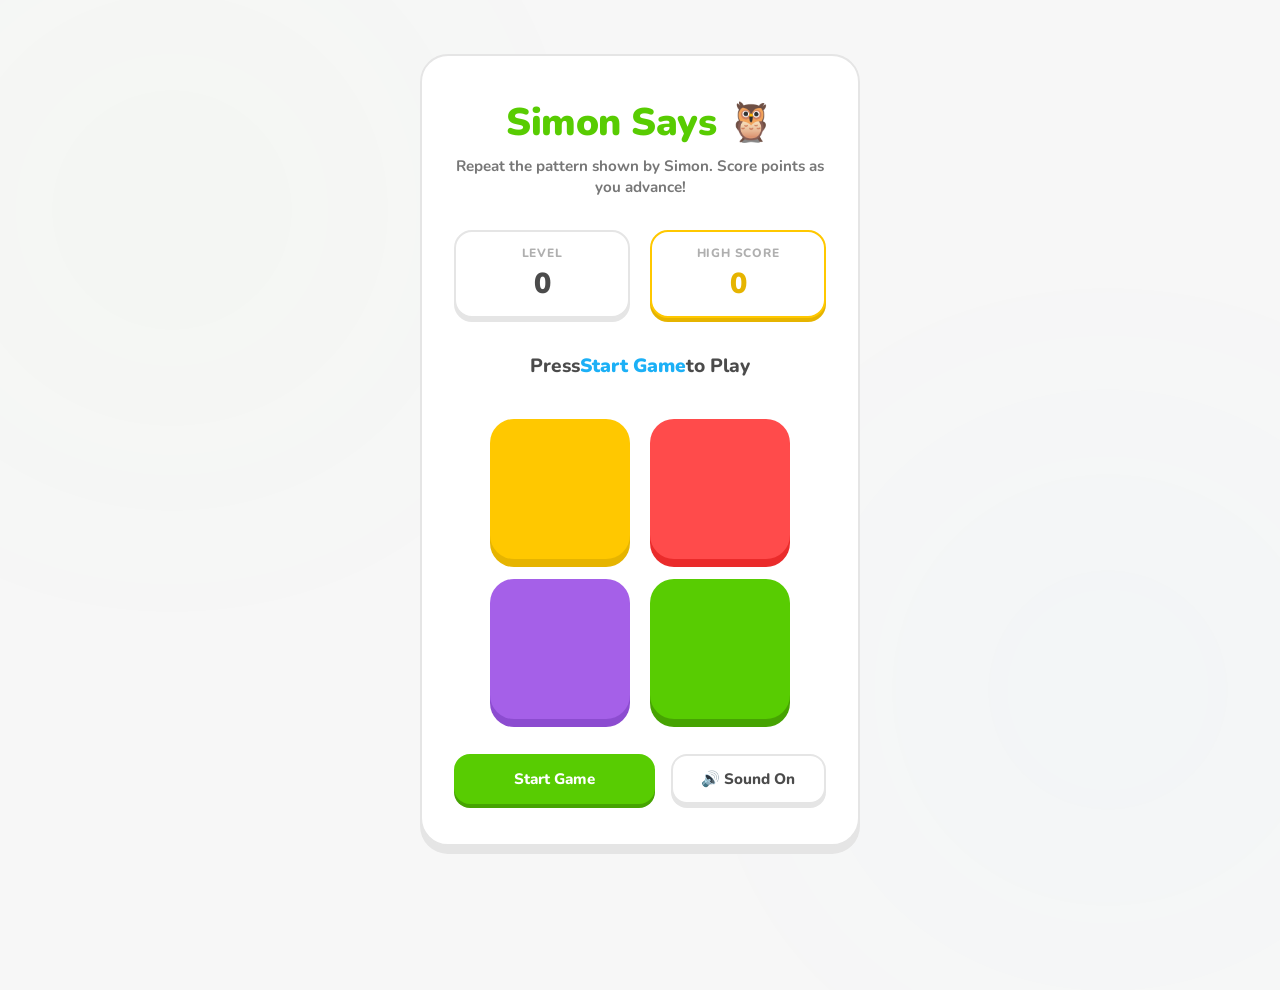
<file: simon.html>
<!DOCTYPE html>
<html lang="en">
<head>
    <meta charset="UTF-8">
    <meta name="viewport" content="width=device-width, initial-scale=1.0">
    <title>Simon Says 🎮 | Duolingo Edition</title>
    <!-- Google Fonts for beautiful rounded typography -->
    <link rel="preconnect" href="https://fonts.googleapis.com">
    <link rel="preconnect" href="https://fonts.gstatic.com" crossorigin>
    <link href="https://fonts.googleapis.com/css2?family=Nunito:wght@400;600;700;800;900&display=swap" rel="stylesheet">
    <link rel="stylesheet" href="simon.css">
</head>
<body>
    <!-- Ambient background glowing spheres -->
    <div class="bg-glow glow-1"></div>
    <div class="bg-glow glow-2"></div>

    <div class="game-container" id="game-container">
        <header>
            <h1>Simon Says 🦉</h1>
            <p class="tagline">Repeat the pattern shown by Simon. Score points as you advance!</p>
        </header>

        <!-- Scoreboard showing level and high score -->
        <div class="scoreboard">
            <div class="score-card">
                <span class="score-label">LEVEL</span>
                <span class="score-val" id="level-val">0</span>
            </div>
            <div class="score-card highlight">
                <span class="score-label">HIGH SCORE</span>
                <span class="score-val" id="high-score-val">0</span>
            </div>
        </div>

        <!-- Dynamic Game Status Text -->
        <h2 id="status-text">Press <span class="accent">Start Game</span> to Play</h2>

        <!-- Interactive Simon Buttons -->
        <div class="btn-container">
            <button class="btn yellow" id="yellow" aria-label="Yellow pad"></button>
            <button class="btn red" id="red" aria-label="Red pad"></button>
            <button class="btn purple" id="purple" aria-label="Purple pad"></button>
            <button class="btn green" id="green" aria-label="Green pad"></button>
        </div>

        <!-- Controls for Game start and sound customization -->
        <div class="control-panel">
            <button id="start-btn" class="action-btn start">Start Game</button>
            <button id="sound-btn" class="action-btn sound-toggle">
                <span id="sound-icon">🔊</span> <span id="sound-text">Sound On</span>
            </button>
        </div>
    </div>

    <script src="simon.js"></script>
</body>
</html>
</file>
<file: simon.css>
/* 
   ==========================================================================
   Simon Says CSS Design System - Duolingo Theme
   ==========================================================================
*/

:root {
    /* Duolingo Bright Signature Colors */
    --color-green: #58cc02;
    --color-green-shadow: #46a302;
    
    --color-red: #ff4b4b;
    --color-red-shadow: #ea2b2b;
    
    --color-blue: #1cb0f6;
    --color-blue-shadow: #1899d6;
    
    --color-yellow: #ffc800;
    --color-yellow-shadow: #e6b400;
    
    --color-purple: #a560e8;
    --color-purple-shadow: #8c4cd0;
    
    --color-grey: #e5e5e5;
    --color-grey-shadow: #afafaf;

    /* Theme colors */
    --bg-body: #f7f7f7;
    --bg-card: #ffffff;
    --text-primary: #4b4b4b;
    --text-secondary: #777777;
    --text-light: #afafaf;
    --border-color: #e5e5e5;
}

/* Resets and Base Styles */
* {
    margin: 0;
    padding: 0;
    box-sizing: border-box;
    font-family: 'Nunito', sans-serif;
    -webkit-font-smoothing: antialiased;
}

body {
    min-height: 100vh;
    background-color: var(--bg-body);
    color: var(--text-primary);
    display: flex;
    justify-content: center;
    align-items: center;
    position: relative;
    overflow-x: hidden;
    padding: 1.5rem;
}

/* Ambient Background Glow Spheres (Tuned down for light mode) */
.bg-glow {
    position: absolute;
    width: 600px;
    height: 600px;
    border-radius: 50%;
    filter: blur(160px);
    opacity: 0.06;
    z-index: -1;
    pointer-events: none;
    animation: float-bg 20s infinite alternate ease-in-out;
}

.glow-1 {
    background: radial-gradient(circle, var(--color-green) 0%, transparent 70%);
    top: -10%;
    left: -10%;
}

.glow-2 {
    background: radial-gradient(circle, var(--color-blue) 0%, transparent 70%);
    bottom: -10%;
    right: -10%;
    animation-delay: -10s;
}

@keyframes float-bg {
    0% { transform: translate(0, 0) scale(1); }
    100% { transform: translate(50px, 30px) scale(1.1); }
}

/* Main Container - Duolingo 3D Card Panel */
.game-container {
    width: 100%;
    max-width: 440px;
    background: var(--bg-card);
    border: 2px solid var(--border-color);
    border-radius: 28px;
    padding: 2.5rem 2rem;
    box-shadow: 0 8px 0 var(--border-color);
    text-align: center;
    z-index: 10;
}

/* Header & Typography */
header h1 {
    font-size: 2.4rem;
    font-weight: 900;
    color: var(--color-green);
    margin-bottom: 0.4rem;
    letter-spacing: -0.5px;
}

header .tagline {
    font-size: 0.95rem;
    color: var(--text-secondary);
    margin-bottom: 2rem;
    font-weight: 700;
    line-height: 1.4;
}

/* Scoreboard */
.scoreboard {
    display: flex;
    justify-content: center;
    gap: 1.25rem;
    margin-bottom: 1.8rem;
}

.score-card {
    flex: 1;
    background: var(--bg-card);
    border: 2px solid var(--border-color);
    border-radius: 18px;
    padding: 0.8rem 1rem;
    display: flex;
    flex-direction: column;
    align-items: center;
    box-shadow: 0 4px 0 var(--border-color);
}

.score-card.highlight {
    border-color: var(--color-yellow);
    box-shadow: 0 4px 0 var(--color-yellow-shadow);
}

.score-label {
    font-size: 0.75rem;
    color: var(--text-light);
    letter-spacing: 0.8px;
    font-weight: 800;
    margin-bottom: 0.2rem;
}

.score-val {
    font-size: 1.8rem;
    font-weight: 900;
    color: var(--text-primary);
}

.score-card.highlight .score-val {
    color: var(--color-yellow-shadow);
}

/* Status Indicator */
h2 {
    font-size: 1.2rem;
    font-weight: 800;
    color: var(--text-primary);
    margin-bottom: 2rem;
    min-height: 2.5rem;
    display: flex;
    align-items: center;
    justify-content: center;
    line-height: 1.4;
}

h2 .accent {
    color: var(--color-blue);
    font-weight: 900;
}

/* Simon Pads Grid */
.btn-container {
    display: grid;
    grid-template-columns: repeat(2, minmax(110px, 140px));
    gap: 1.25rem;
    justify-content: center;
    margin-bottom: 2.2rem;
}

/* Simon Buttons - Tactile 3D Pads */
.btn {
    aspect-ratio: 1;
    border-radius: 24px;
    border: none;
    cursor: pointer;
    position: relative;
    outline: none;
    transition: transform 0.1s ease, box-shadow 0.1s ease;
}

/* Colors and Gradients for Buttons */
.yellow {
    background-color: var(--color-yellow);
    box-shadow: 0 8px 0 var(--color-yellow-shadow);
}

.red {
    background-color: var(--color-red);
    box-shadow: 0 8px 0 var(--color-red-shadow);
}

.purple {
    background-color: var(--color-purple);
    box-shadow: 0 8px 0 var(--color-purple-shadow);
}

.green {
    background-color: var(--color-green);
    box-shadow: 0 8px 0 var(--color-green-shadow);
}

/* Interactive States: Hover & Active */
.btn:hover {
    filter: brightness(1.05);
}

.btn:active, .btn.userflash {
    transform: translateY(8px);
    box-shadow: 0 0 0 transparent;
}

/* Game Flash Animation (Triggered by Simon) */
.flash {
    filter: brightness(1.25);
    transform: translateY(4px);
    box-shadow: 0 4px 0 rgba(0, 0, 0, 0.15);
}

/* Control Panel & Buttons */
.control-panel {
    display: flex;
    justify-content: center;
    gap: 1rem;
}

.action-btn {
    padding: 0.8rem 1.6rem;
    border-radius: 16px;
    font-size: 0.95rem;
    font-weight: 800;
    cursor: pointer;
    border: none;
    outline: none;
    transition: transform 0.1s, box-shadow 0.1s;
}

.action-btn.start {
    background-color: var(--color-green);
    color: white;
    box-shadow: 0 4px 0 var(--color-green-shadow);
    flex: 1.5;
}

.action-btn.start:hover {
    filter: brightness(1.05);
}

.action-btn.start:active {
    transform: translateY(4px);
    box-shadow: 0 0 0 transparent;
}

.action-btn.sound-toggle {
    background-color: var(--bg-card);
    color: var(--text-primary);
    border: 2px solid var(--border-color);
    box-shadow: 0 4px 0 var(--border-color);
    flex: 1;
}

.action-btn.sound-toggle:hover {
    background-color: #f1f1f1;
}

.action-btn.sound-toggle:active {
    transform: translateY(4px);
    box-shadow: 0 0 0 transparent;
}

/* Status modifiers */
.simon-turn-active {
    pointer-events: none; /* Disable inputs when Simon is playing pattern */
}

/* Shake animation on error */
.game-over-shake {
    animation: shake 0.5s cubic-bezier(.36,.07,.19,.97) both;
}

@keyframes shake {
    10%, 90% { transform: translate3d(-1px, 0, 0); }
    20%, 80% { transform: translate3d(2px, 0, 0); }
    30%, 50%, 70% { transform: translate3d(-4px, 0, 0); }
    40%, 60% { transform: translate3d(4px, 0, 0); }
}

/* Flash Red screen effect */
.red-flash-bg {
    animation: red-screen 0.3s ease-out;
}

@keyframes red-screen {
    0% { background-color: var(--bg-body); }
    30% { background-color: rgba(255, 75, 75, 0.25); }
    100% { background-color: var(--bg-body); }
}

/* Media Queries for Responsiveness */
@media (max-width: 480px) {
    .game-container {
        padding: 2rem 1.25rem;
    }
    
    header h1 {
        font-size: 2rem;
    }
    
    .btn-container {
        grid-template-columns: repeat(2, minmax(100px, 120px));
        gap: 1rem;
    }
    
    .scoreboard {
        gap: 0.8rem;
    }
    
    .score-val {
        font-size: 1.5rem;
    }
}
</file>
